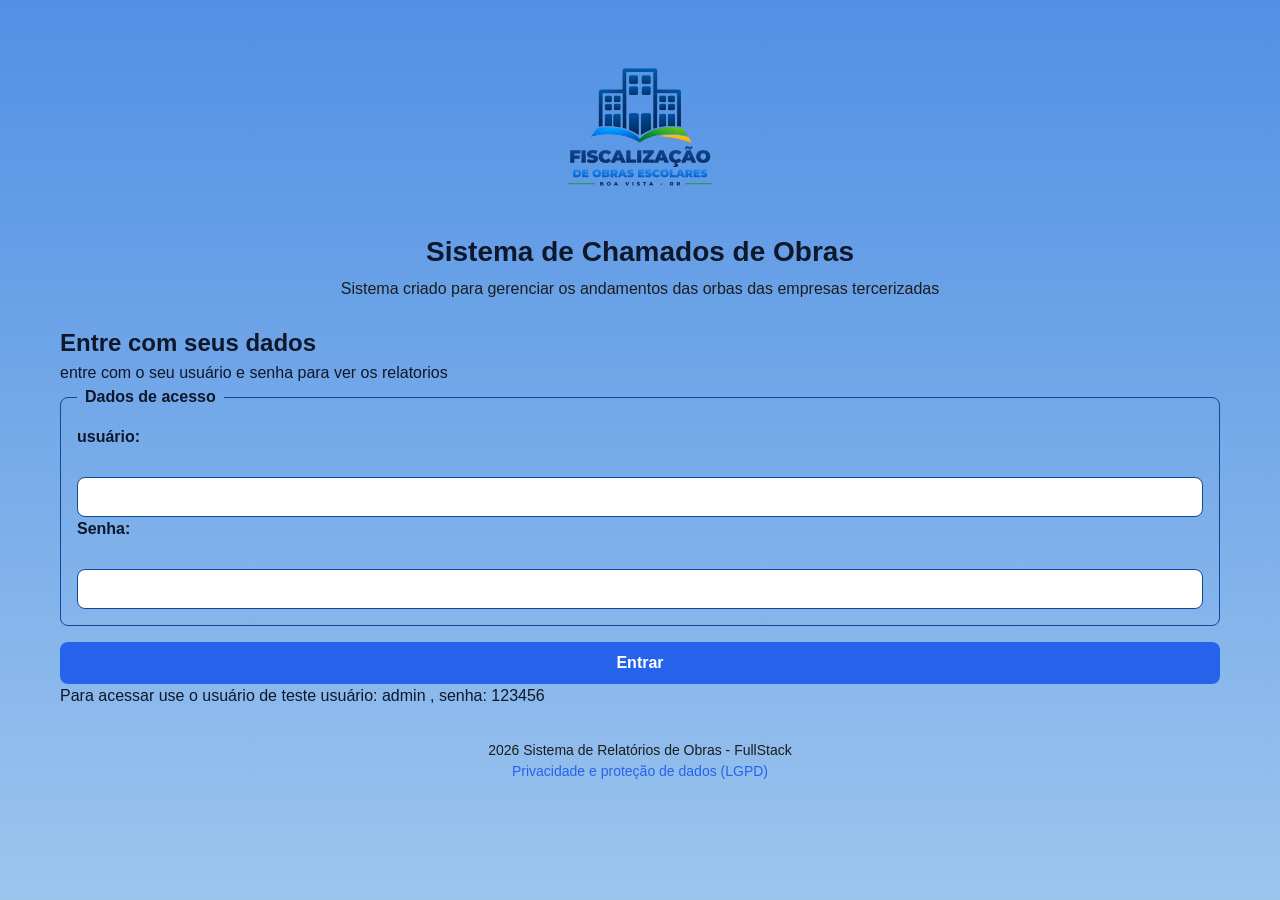
<file: index.html>
<!DOCTYPE html>
<html lang="pt-BR">

<head>
    <meta charset="UTF-8">
    <meta name="viewport" content="width=device-width, initial-scale=1.0">
    <title>Sistema de Relatório de obras</title>
    <link rel="stylesheet" href="style.css">
</head>

<body>
    <header>
        <img src="logo.svg"
            alt="Logo Fiscalização de Obras Escolares – Boa Vista RR: prédios azuis sobre um livro aberto em azul, verde e amarelo"
            width="200" height="200">
        <h1>Sistema de Chamados de Obras</h1>
        <p>Sistema criado para gerenciar os andamentos das orbas das empresas tercerizadas</p>
    </header>
    <main>
        <section>
            <h2> Entre com seus dados</h2>
            <p>entre com o seu usuário e senha para ver os relatorios</p>

            <!-- AQUI E A PARTE DE USUARIO E SENHA -->
            <form class="form-login" action="sis.dashboard.html" method="get">


                <!--login do usuario-->
                <fieldset>

                    <legend>Dados de acesso </legend>
                    <p>
                        <label for="usuario">usuário:</label><br>
                        <input type="text" id="usuario" name="usuario" required minlength="5">
                    </p>
                    <!--senha do usuario-->
                    <p>
                        <label for="senha">Senha:</label><br>
                        <input type="password" id="senha" name="senha" required minlength="6" maxlength="8">
                    </p>


                </fieldset>

                <button class="btn" type="submit">Entrar</button>
                <p class="aviso">Para acessar use o usuário de teste usuário: admin , senha: 123456</p>








            </form>
        </section>
    </main>
    <footer>
        <p>2026 Sistema de Relatórios de Obras - FullStack</p>
        <p><a href="sis.lgpd.html">Privacidade e proteção de dados (LGPD)</a></p>
    </footer>
</body>

</html>
</file>
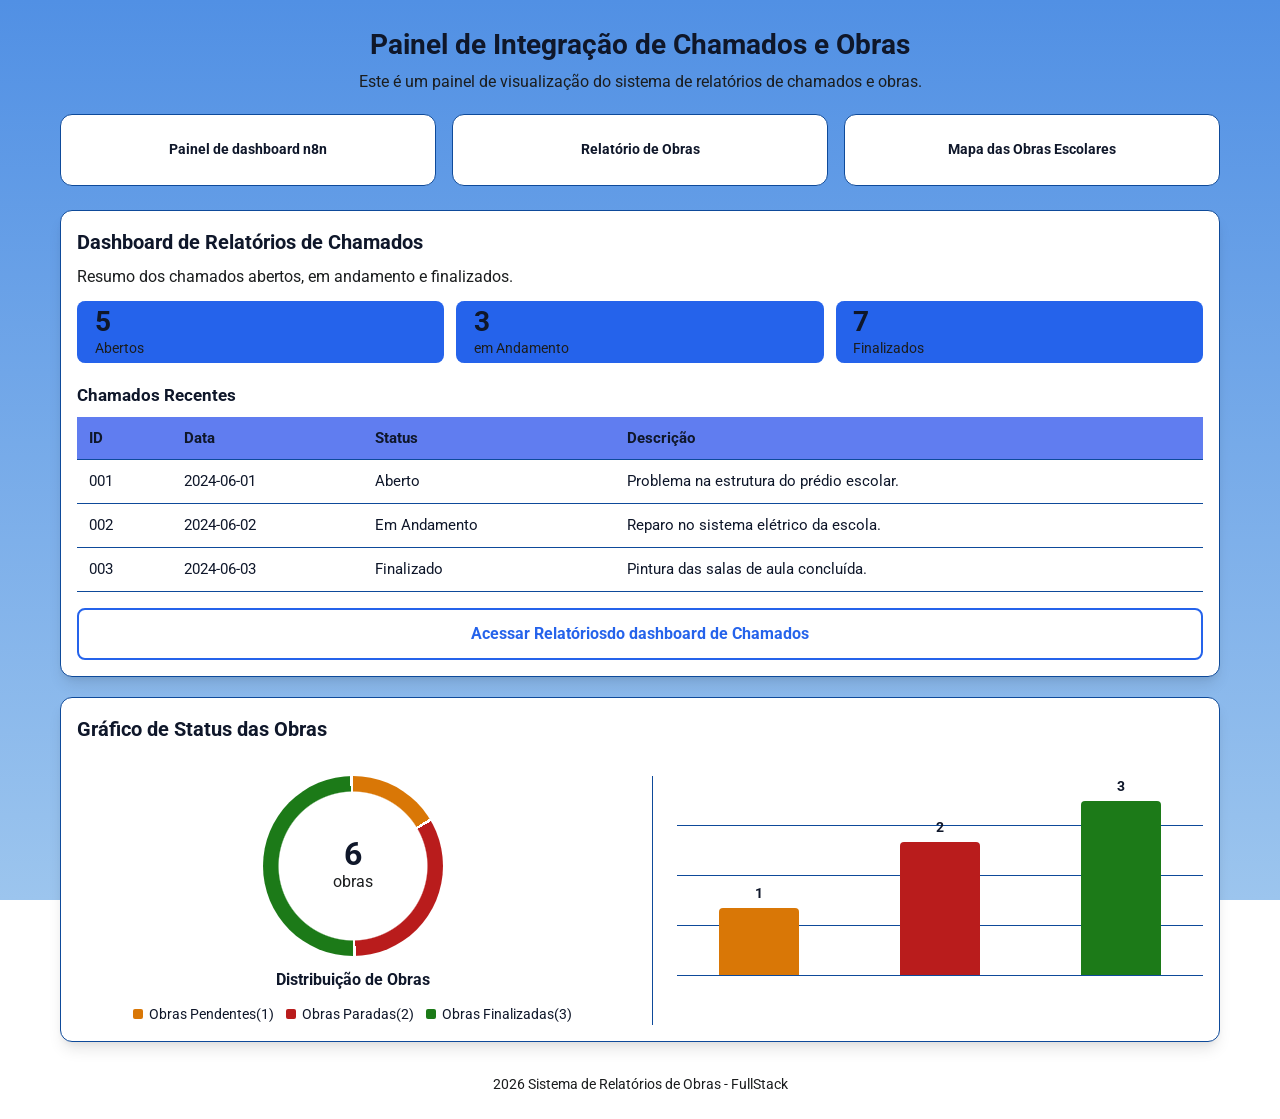
<file: sis.dashboard.html>
<!DOCTYPE html>
<html lang="pt-BR">

<head>
    <meta charset="UTF-8">
    <meta name="viewport" content="width=device-width, initial-scale=1.0">
    <title>ties – Central Integrada</title>
    <link rel="preconnect" href="https://fonts.googleapis.com">
    <link rel="preconnect" href="https://fonts.gstatic.com" crossorigin>
    <link href="https://fonts.googleapis.com/css2?family=Roboto:wght@400;700&display=swap" rel="stylesheet">
    <link rel="stylesheet" href="style.css">
</head>

<body>
    <header>
        <h1>Painel de Integração de Chamados e Obras</h1>
        <p>Este é um painel de visualização do sistema de relatórios de chamados e obras.</p>
        <nav>
            <ul class="atalhos">
                <li><a href="reservado.html" aria-current="page">Painel de dashboard n8n</a></li>
                <li><a href="sis.painel.html" aria-current="page">Relatório de Obras</a></li>
                <li><a href="https://www.google.com/maps/search/?api=1&query=Boa+Vista,+RR">Mapa das Obras Escolares</a>
                </li>
            </ul>
        </nav>
    </header>
    <main>

        <!--painel reservado para o dashboard n8n -->
        <section class="card card-chamados">
            <h2>Dashboard de Relatórios de Chamados</h2>
            <p>Resumo dos chamados abertos, em andamento e finalizados.</p>
            <ul class="kpis">
                <li><strong>5</strong> Abertos</li>
                <li><strong>3</strong> em Andamento</li>
                <li><strong>7</strong> Finalizados</li>
            </ul>
            <article class="tabela-rolagem">
                <h3>Chamados Recentes</h3>
                <table class="tabela">
                    <thead>
                        <tr>
                            <th scope="col">ID</th>
                            <th scope="col">Data</th>
                            <th scope="col">Status</th>
                            <th scope="col">Descrição</th>
                        </tr>
                    </thead>
                    <tbody>
                        <tr>
                            <td>001</td>
                            <td>2024-06-01</td>
                            <td>Aberto</td>
                            <td>Problema na estrutura do prédio escolar.</td>
                        </tr>
                        <tr>
                            <td>002</td>
                            <td>2024-06-02</td>
                            <td>Em Andamento</td>
                            <td>Reparo no sistema elétrico da escola.</td>
                        </tr>
                        <tr>
                            <td>003</td>
                            <td>2024-06-03</td>
                            <td>Finalizado</td>
                            <td>Pintura das salas de aula concluída.</td>
                        </tr>

                    </tbody>
                </table>
            </article>
            <a class="btn btn-contorno" href="#" target="_blank" rel="noopener">Acessar Relatóriosdo
                dashboard de Chamados</a>
        </section>
        <!--dashboard do relatorio de obras-->
        <section class="card graficos">
            <h2>Gráfico de Status das Obras</h2>
            <figure>
                <p class="pizza"><span><strong>6</strong>obras</span></p>
                <figcaption>Distribuição de Obras</figcaption>
                <ul class="legenda">
                    <li class="pendente">Obras Pendentes(1)</li>
                    <li class="parada">Obras Paradas(2)</li>
                    <li class="finalizada">Obras Finalizadas(3)</li>
                </ul>
            </figure>
            <!--dashboard barras -->
            <figure>
                <ul class="barras">
                    <li class="pendente" title="pendente 1 obra">
                        <span class="valor">1</span>
                        <span class="barra" style="--valor: 33.33%">
                        </span>
                    </li>
                    <li class="parada" title="parada 2 obras">
                        <span class="valor">2</span>
                        <span class="barra" style="--valor: 66.66%">
                        </span>
                    </li>
                    <li class="finalizada" title="finalizada 3 obras">
                        <span class="valor">3</span>
                        <span class="barra" style="--valor: 100%">
                        </span>
                    </li>
                </ul>
            </figure>
        </section>
    </main>
    <footer>
        <p>2026 Sistema de Relatórios de Obras - FullStack</p>
    </footer>
</body>

</html>
</file>
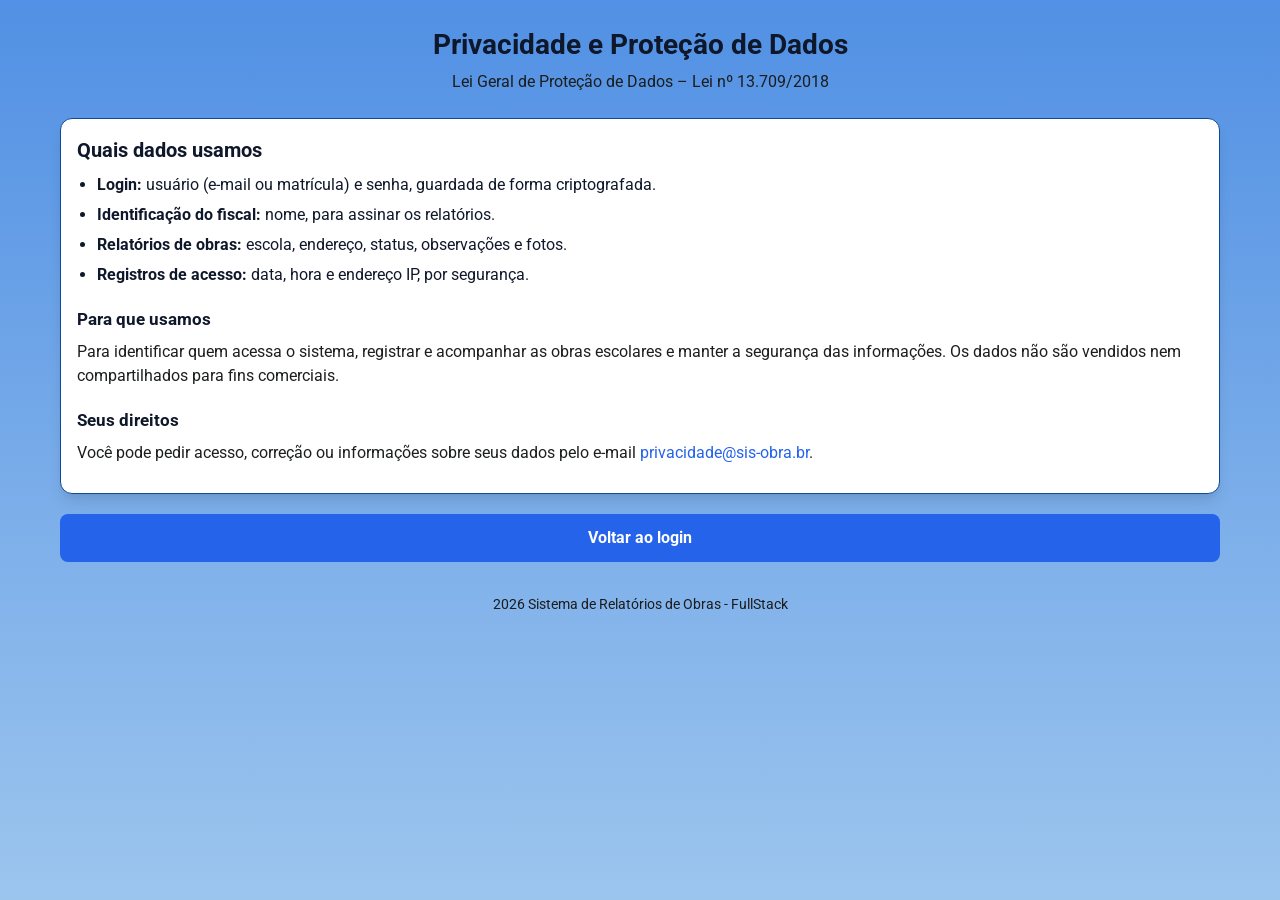
<file: sis.lgpd.html>
<!DOCTYPE html>
<html lang="pt-BR">

<head>
    <meta charset="UTF-8">
    <meta name="viewport" content="width=device-width, initial-scale=1.0">
    <title>Privacidade e Proteção de Dados</title>
    <link href="https://fonts.googleapis.com/css2?family=Roboto:wght@400;700&display=swap" rel="stylesheet">
    <link rel="stylesheet" href="style.css">
</head>

<body>
    <header>
        <h1>Privacidade e Proteção de Dados</h1>
        <p>Lei Geral de Proteção de Dados – Lei nº 13.709/2018</p>
    </header>

    <main>
        <section class="card">
            <h2>Quais dados usamos</h2>
            <ul class="lista-lgpd">
                <li><strong>Login:</strong> usuário (e-mail ou matrícula) e senha, guardada de forma criptografada.</li>
                <li><strong>Identificação do fiscal:</strong> nome, para assinar os relatórios.</li>
                <li><strong>Relatórios de obras:</strong> escola, endereço, status, observações e fotos.</li>
                <li><strong>Registros de acesso:</strong> data, hora e endereço IP, por segurança.</li>
            </ul>

            <h3>Para que usamos</h3>
            <p>Para identificar quem acessa o sistema, registrar e acompanhar as obras escolares e manter a
                segurança das informações. Os dados não são vendidos nem compartilhados para fins comerciais.</p>

            <h3>Seus direitos</h3>
            <p>Você pode pedir acesso, correção ou informações sobre seus dados pelo e-mail
                <a href="mailto:privacidade@sis-obra.br">privacidade@sis-obra.br</a>.
            </p>
        </section>

        <a class="btn" href="index.html">Voltar ao login</a>
    </main>

    <footer>
        <p>2026 Sistema de Relatórios de Obras - FullStack</p>
    </footer>
</body>

</html>
</file>
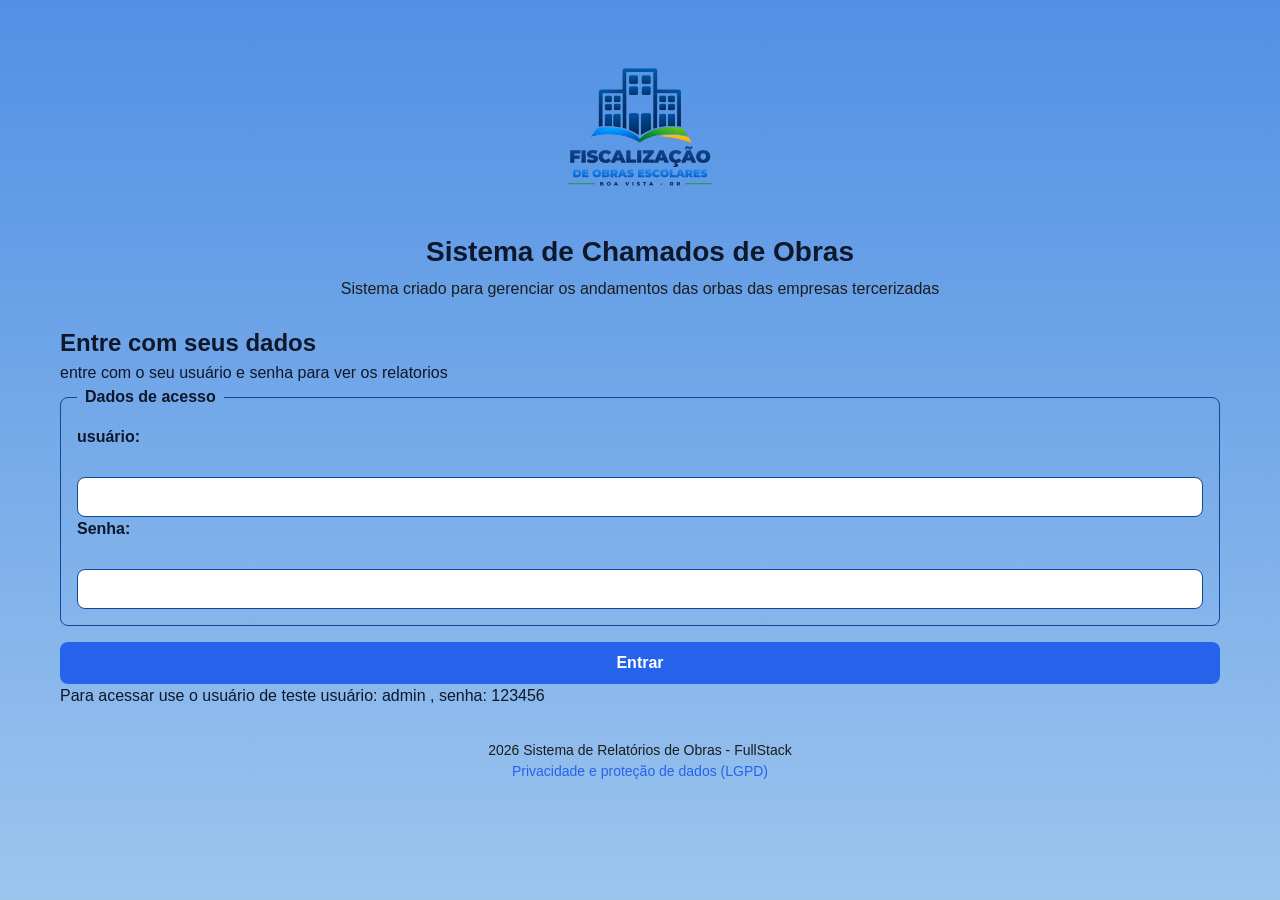
<file: sis.login.html>
<!DOCTYPE html>
<html lang="pt-BR">

<head>
    <meta charset="UTF-8">
    <meta name="viewport" content="width=device-width, initial-scale=1.0">
    <title>Sistema de Relatório de obras</title>
    <link rel="stylesheet" href="style.css">
</head>

<body>
    <header>
        <img src="logo.svg"
            alt="Logo Fiscalização de Obras Escolares – Boa Vista RR: prédios azuis sobre um livro aberto em azul, verde e amarelo"
            width="200" height="200">
        <h1>Sistema de Chamados de Obras</h1>
        <p>Sistema criado para gerenciar os andamentos das orbas das empresas tercerizadas</p>
    </header>
    <main>
        <section>
            <h2> Entre com seus dados</h2>
            <p>entre com o seu usuário e senha para ver os relatorios</p>

            <!-- AQUI E A PARTE DE USUARIO E SENHA -->
            <form class="form-login" action="sis.dashboard.html" method="get">


                <!--login do usuario-->
                <fieldset>

                    <legend>Dados de acesso </legend>
                    <p>
                        <label for="usuario">usuário:</label><br>
                        <input type="text" id="usuario" name="usuario" required minlength="5">
                    </p>
                    <!--senha do usuario-->
                    <p>
                        <label for="senha">Senha:</label><br>
                        <input type="password" id="senha" name="senha" required minlength="6" maxlength="8">
                    </p>


                </fieldset>

                <button class="btn" type="submit">Entrar</button>
                <p class="aviso">Para acessar use o usuário de teste usuário: admin , senha: 123456</p>








            </form>
        </section>
    </main>
    <footer>
        <p>2026 Sistema de Relatórios de Obras - FullStack</p>
        <p><a href="sis.lgpd.html">Privacidade e proteção de dados (LGPD)</a></p>
    </footer>
</body>

</html>
</file>
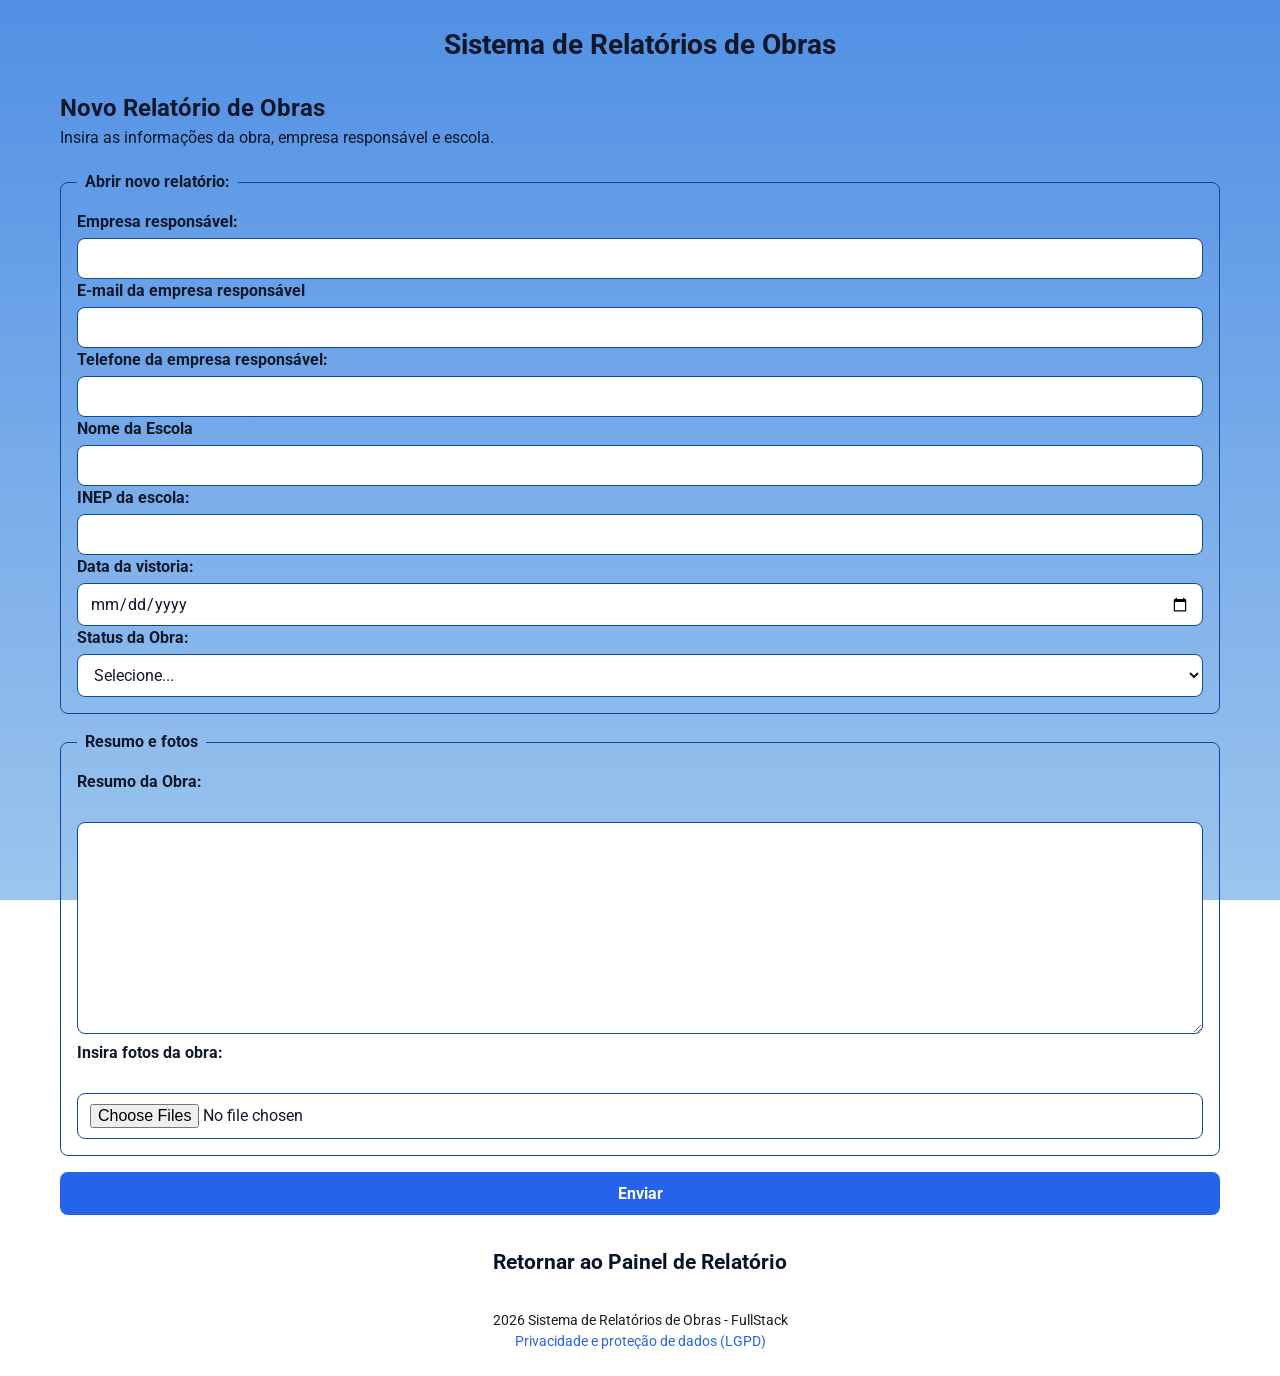
<file: sis.novo.rel.html>
<!DOCTYPE html>
<html lang="pt-BR">

<head>
    <meta charset="UTF-8">
    <meta name="viewport" content="width=device-width, initial-scale=1.0">
    <title>Novo Relatório - Sistema de Obras</title>
    <link rel="preconnect" href="https://fonts.googleapis.com">
    <link rel="preconnect" href="https://fonts.gstatic.com" crossorigin>
    <link href="https://fonts.googleapis.com/css2?family=Roboto:wght@400;700&display=swap" rel="stylesheet">
    <link rel="stylesheet" href="style.css">
    <script src="script.js" defer></script>
</head>

<body>
    <header>

        <h1>Sistema de Relatórios de Obras</h1>

    </header>
    <main>
        <section>
            <h2>Novo Relatório de Obras</h2>
            <p>Insira as informações da obra, empresa responsável e escola.</p>
        </section>
        <form id="form-relatorio" action="#" method="post" enctype="multipart/form-data">
            <p id="registrado" class="msg-sucesso" hidden>Relatório registrado com sucesso!! Voltando ao painel...</p>

            <fieldset>
                <legend>Abrir novo relatório:</legend>
                <!--dados da empresa-->
                <p>
                    <label for="empresa">Empresa responsável:</label>
                    <input type="text" name="empresa" id="empresa" required minlength="3">
                </p>
                <p>

                    <label for="email">E-mail da empresa responsável</label>
                    <input type="email" name="email" id="email" required>
                </p>
                <p>
                    <label for="telefone">Telefone da empresa responsável:</label>
                    <input type="tel" name="telefone" id="telefone" required
                            pattern="\(?[0-9]{2}\)?\s?[0-9]{4,5}(-|\s)?[0-9]{4}"
                            title="Telefone com DDD, ex.: (95) 98125-0169 ou 95981250169">
                </p>
                <!--dados da escola-->
                <p>
                    <label for="escola">Nome da Escola</label>
                    <input type="text" name="escola" id="escola" required minlength="5">
                <p>
                    <label for="inep">INEP da escola:</label>
                    <input type="number" name="inep" id="inep" required min="10000000" max="99999999">
                </p>
                </p>
                <p>
                    <label for="data">Data da vistoria:</label>
                    <input type="date" name="data" id="data" required>
                </p>
                <!--status de andamento da obra no formulário-->
                <p>
                    <label for="status">Status da Obra:</label>
                    <select name="status" id="status" required>
                        <option value="">Selecione...</option>
                        <option value="em_andamento">Em Andamento</option>
                        <option value="parada">Parada</option>
                        <option value="finalizada">Concluída</option>
                    </select>
                </p>
            </fieldset>
            <!--resumo do relatorio-->
            <fieldset>
                <legend>Resumo e fotos</legend>
                <p>
                    <label for="resumo"> Resumo da Obra:</label><br>
                    <textarea name="resumo" id="resumo" rows="10" cols="93" required minlength="10"></textarea>
                </p>
                <p>
                    <label for="fotos">Insira fotos da obra:</label><br>
                    <input type="file" name="fotos" id="fotos" accept="image/*" multiple required>
                </p>
            </fieldset>
            <button class="btn" type="submit">Enviar</button>
        </form>
        <a class="voltar" href="sis.painel.html">Retornar ao Painel de Relatório</a>


    </main>
    <footer>
        <p>2026 Sistema de Relatórios de Obras - FullStack</p>
        <p><a href="sis.lgpd.html">Privacidade e proteção de dados (LGPD)</a></p>
    </footer>
</body>

</html>
</file>
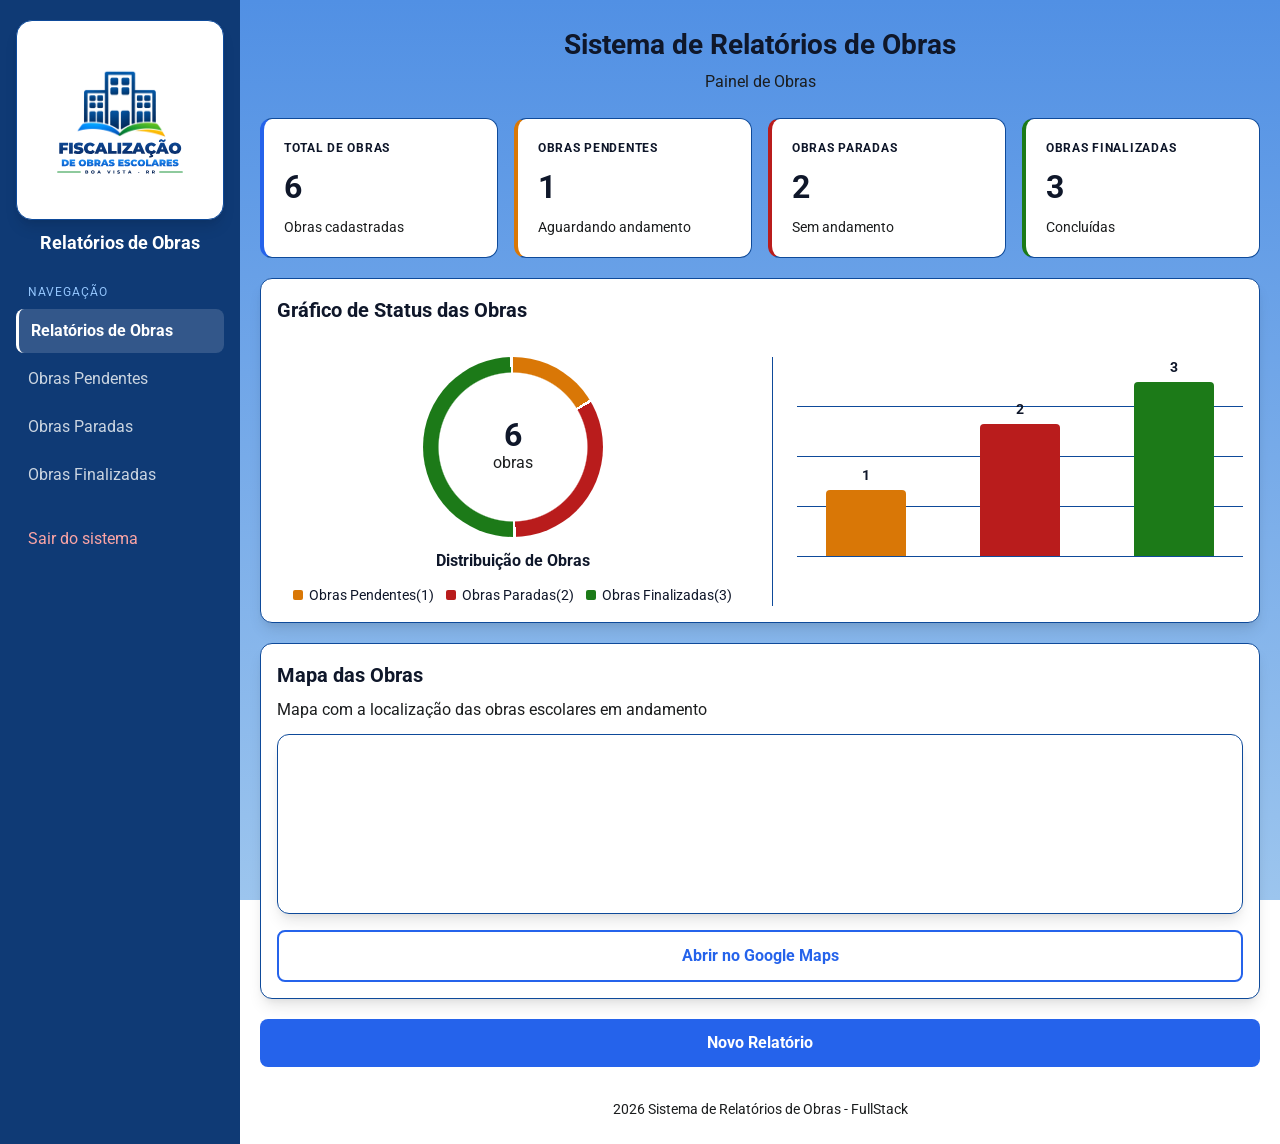
<file: sis.painel.html>
<!DOCTYPE html>
<html lang="pt-BR">

<head>
    <meta charset="UTF-8">
    <meta name="viewport" content="width=device-width, initial-scale=1.0">
    <title>Painel - Sistema de Relatórios de Obras</title>
    <link rel="preconnect" href="https://fonts.googleapis.com">
    <link rel="preconnect" href="https://fonts.gstatic.com" crossorigin>
    <link href="https://fonts.googleapis.com/css2?family=Roboto:wght@400;700&display=swap" rel="stylesheet">
    <link rel="stylesheet" href="style.css">

</head>

<body class="com-menu-lateral">
    <aside class="sidebar">
        <figure class="sidebar-marca">
            <img class="card" src="logo.svg"
                alt="Logo Fiscalização de Obras Escolares – Boa Vista RR: prédios azuis sobre um livro aberto em azul, verde e amarelo"
                width="200" height="200">
            <figcaption>Relatórios de Obras</figcaption>
        </figure>
        <!-- menu sanduiche-->
        <input type="checkbox" id="abrir-menu" class="menu-toggle">
        <label for="abrir-menu" class="menu-botao">☰</label>


        <nav class="menu-nav">
            <P class="menu-titulo">Navegação</P>
            <ul class="menu-lateral">
                <li><a class="ativo" href="sis.painel.html">Relatórios de Obras</a></li>
                <li><a href="#pendentes">Obras Pendentes</a></li>
                <li><a href="#paradas">Obras Paradas</a></li>
                <li><a href="#finalizadas">Obras Finalizadas</a></li>
                <li><a class="sair" href="index.html">Sair do sistema</a></li>
            </ul>
        </nav>
    </aside>
    <header>
        <h1>Sistema de Relatórios de Obras</h1>
        <p>Painel de Obras</p>
    </header>
    <main>
        <section class="kpis-obras">
            <article class="kpi total">
                <h2>Total de obras</h2>
                <p class="numero">6</p>
                <p>Obras cadastradas</p>
            </article>
            <article class="kpi pendente" id="pendentes">
                <h2>Obras pendentes</h2>
                <p class="numero">1</p>
                <p>Aguardando andamento</p>
            </article>
            <article class="kpi parada" id="paradas">
                <h2>Obras paradas</h2>
                <p class="numero">2</p>
                <p>Sem andamento</p>
            </article>
            <article class="kpi finalizada" id="finalizadas">
                <h2>Obras finalizadas</h2>
                <p class="numero">3</p>
                <p>Concluídas</p>
            </article>
        </section>

        <!--tentativa dashboard pizza-->
        <section class="card graficos">
            <h2>Gráfico de Status das Obras</h2>
            <figure>
                <p class="pizza"><span><strong>6</strong>obras</span></p>
                <figcaption>Distribuição de Obras</figcaption>
                <ul class="legenda">
                    <li class="pendente">Obras Pendentes(1)</li>
                    <li class="parada">Obras Paradas(2)</li>
                    <li class="finalizada">Obras Finalizadas(3)</li>
                </ul>
            </figure>
            <figure>
                <ul class="barras">
                    <li class="pendente" title="pendente 1 obra"><span class="valor">1</span><span class="barra"
                            style="--valor: 33.33%"></span></li>
                    <li class="parada" title="parada 2 obras"><span class="valor">2</span><span class="barra"
                            style="--valor: 66.66%"></span></li>
                    <li class="finalizada" title="finalizada 3 obras"><span class="valor">3</span><span class="barra"
                            style="--valor: 100%"></span></li>
                </ul>
            </figure>


        </section>
        <!--mapa das obras-->
        <section class="card">
            <h2>Mapa das Obras</h2>
            <p>Mapa com a localização das obras escolares em andamento</p>
            <iframe class="mapa" src="https://maps.google.com/maps?q=Boa+Vista,+RR&z=13&output=embed"
                title="Mapa de Boa Vista com a localização das obras escolares" loading="lazy"> </iframe>
            <a class="btn btn-contorno" href="https://www.google.com/maps/search/?api=1&query=Boa+Vista,+RR"
                target="_blank" rel="noopener">Abrir no Google Maps</a>
        </section>
        <a class="btn contorno" href="sis.novo.rel.html">Novo Relatório</a>

    </main>
    <footer>
        <p>2026 Sistema de Relatórios de Obras - FullStack</p>
    </footer>
</body>

</html>
</file>
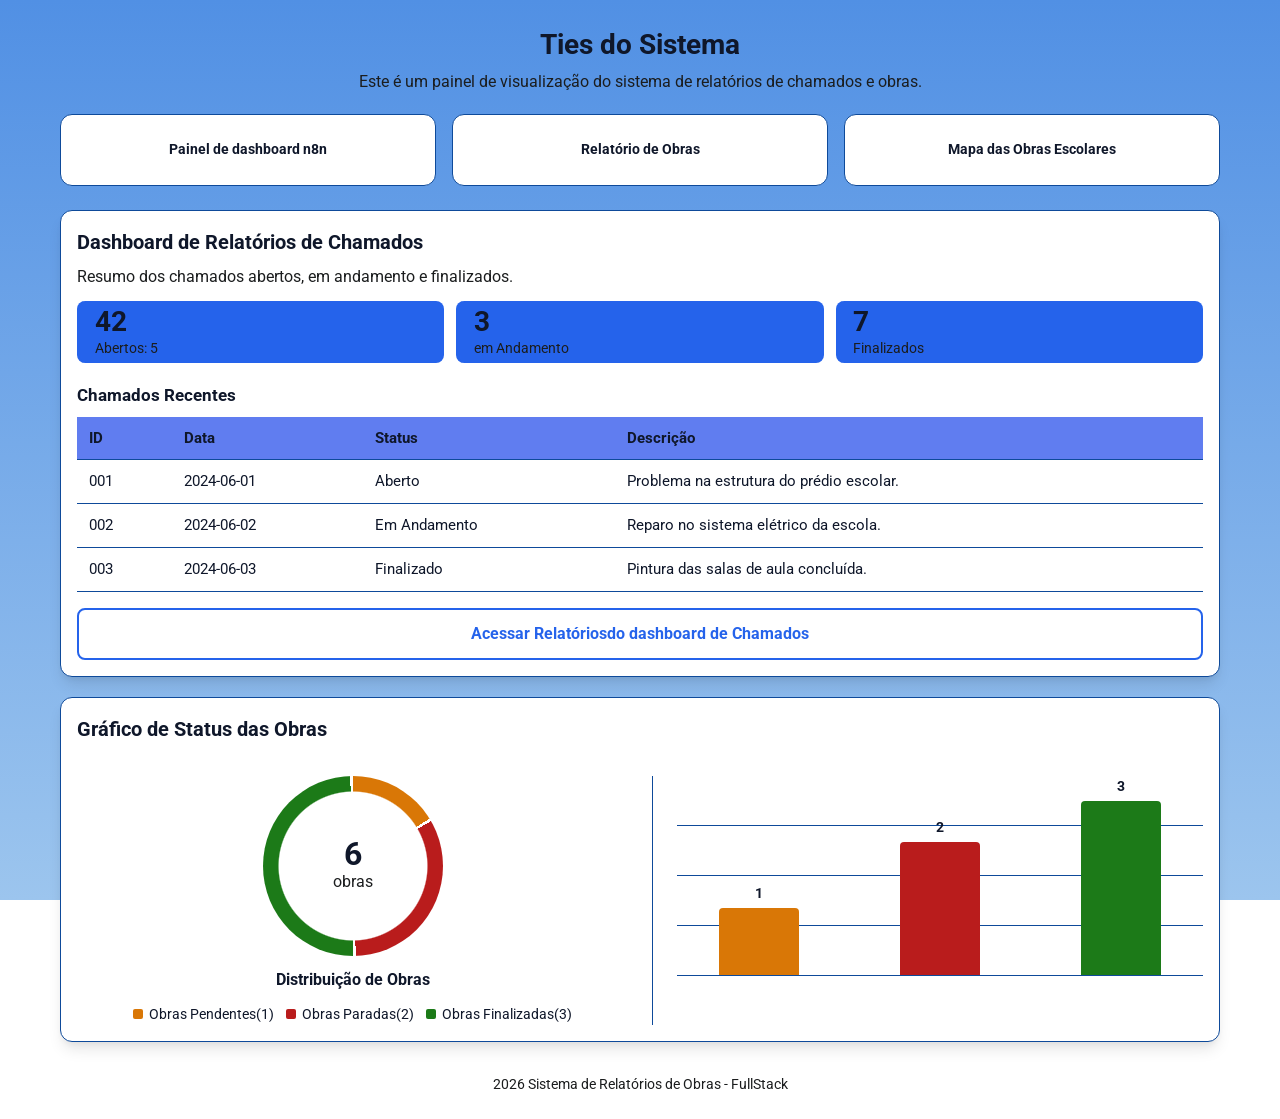
<file: ties.html>
<!DOCTYPE html>
<html lang="pt-BR">

<head>
    <meta charset="UTF-8">
    <meta name="viewport" content="width=device-width, initial-scale=1.0">
    <title>Ties do Sistema</title>
    <link rel="preconnect" href="https://fonts.googleapis.com">
    <link rel="preconnect" href="https://fonts.gstatic.com" crossorigin>
    <link href="https://fonts.googleapis.com/css2?family=Roboto:wght@400;700&display=swap" rel="stylesheet">
    <link rel="stylesheet" href="style.css">
</head>

<body>
    <header>
        <h1>Ties do Sistema</h1>
        <p>Este é um painel de visualização do sistema de relatórios de chamados e obras.</p>
        <nav>
            <ul class="atalhos">
                <li><a href="reservado.html" aria-current="page">Painel de dashboard n8n</a></li>
                <li><a href="sis.painel.html" aria-current="page">Relatório de Obras</a></li>
                <li><a href="https://www.google.com/maps/search/?api=1&query=Boa+Vista,+RR">Mapa das Obras Escolares</a>
                </li>
            </ul>
    </header>
    <main>

        <!--painel reservado para o dashboard n8n -->
        <section class="card">
            <h2>Dashboard de Relatórios de Chamados</h2>
            <p>Resumo dos chamados abertos, em andamento e finalizados.</p>
            <ul class="kpis">
                <li><strong>42</strong> Abertos: 5</li>
                <li><strong>3</strong> em Andamento</li>
                <li><strong>7</strong> Finalizados</li>
            </ul>
            <article class="tabela-rolagem">
                <h3>Chamados Recentes</h3>
                <table class="tabela">
                    <thead>
                        <tr>
                            <th>ID</th>
                            <th>Data</th>
                            <th>Status</th>
                            <th>Descrição</th>
                        </tr>
                    </thead>
                    <tbody>
                        <tr>
                            <td>001</td>
                            <td>2024-06-01</td>
                            <td>Aberto</td>
                            <td>Problema na estrutura do prédio escolar.</td>
                        </tr>
                        <tr>
                            <td>002</td>
                            <td>2024-06-02</td>
                            <td>Em Andamento</td>
                            <td>Reparo no sistema elétrico da escola.</td>
                        </tr>
                        <tr>
                            <td>003</td>
                            <td>2024-06-03</td>
                            <td>Finalizado</td>
                            <td>Pintura das salas de aula concluída.</td>
                        </tr>

                    </tbody>
                </table>
            </article>
            <a class="btn btn-contorno" href="link do meu n8n" target="_blank" rel="noopener">Acessar Relatóriosdo
                dashboard de Chamados</a>
        </section>
        <!--dashboard do relatorio de obras-->
        <section class="card graficos">
            <h2>Gráfico de Status das Obras</h2>
            <figure>
                <p class="pizza"><span><strong>6</strong>obras</span></p>
                <figcaption>Distribuição de Obras</figcaption>
                <ul class="legenda">
                    <li class="pendente">Obras Pendentes(1)</li>
                    <li class="parada">Obras Paradas(2)</li>
                    <li class="finalizada">Obras Finalizadas(3)</li>
                </ul>
            </figure>
            <!--dashboard barras -->
            <figure>
                <ul class="barras">
                    <li class="pendente" title="pendente 1 obra">
                        <span class="valor">1</span>
                        <span class="barra" style="--valor: 33.33%">
                        </span>
                    </li>
                    <li class="parada" title="parada 2 obras">
                        <span class="valor">2</span>
                        <span class="barra" style="--valor: 66.66%">
                        </span>
                    </li>
                    <li class="finalizada" title="finalizada 3 obras">
                        <span class="valor">3</span>
                        <span class="barra" style="--valor: 100%">
                        </span>
                    </li>
                </ul>
            </figure>





    </main>
    <footer>
        <p>2026 Sistema de Relatórios de Obras - FullStack</p>
    </footer>
</body>

</html>
</file>
<file: style.css>
:root {
    --bg-body: lch(54.66% 64.2 284.65);
    --card-bg: #ffffff;
    --text-main: #0f172a;
    --text-muted: #1b1d1e;
    --primary: #2563eb;
    --primary-hover: #0d1d48;
    --primary-soft: #dbeafe;
    --border-color: #0e4a9a;
    --sidebar-bg: #0f3a75;
    --sidebar-text: #cbd5e1;
    --radius: 0.75rem;
    --shadow: 0 0.625rem 0.9375rem -0.1875rem rgba(0, 0, 0, 0.1), 0 0.25rem 0.375rem -0.125rem rgba(0, 0, 0, 0.05);
    --cor-pendente: #d97706;
    --cor-parada: #b91c1c;
    --cor-finalizada: #1c7a18;
}

* {
    margin: 0;
    padding: 0;
    box-sizing: border-box;
}

body {
    font-family: "Roboto", Arial, sans-serif;
    background: linear-gradient(to bottom, #5190e4, #9cc5ee);
    background-attachment: fixed;
    min-height: 100vh;
    color: var(--text-main);
    line-height: 1.5;
}

img {
    max-width: 100%;
}

a {
    color: var(--primary);
    text-decoration: none;
}

a:hover {
    text-decoration: underline;
}

header {
    padding: 1.5rem 1.25rem 0.5rem;
    text-align: center;
}

header h1 {
    font-size: 1.75rem;
    font-weight: 700;
}

header p {
    color: var(--text-muted);
    margin-top: 0.25rem;
}

body.com-menu-lateral {
    display: grid;
    grid-template-columns: 15rem 1fr;
    grid-template-rows: auto 1fr auto;
    grid-template-areas:
        "lateral topo"
        "lateral conteudo"
        "lateral rodape";
    min-height: 100vh;
}

.com-menu-lateral header {
    grid-area: topo;
}

.com-menu-lateral main {
    grid-area: conteudo;
}

.com-menu-lateral footer {
    grid-area: rodape;
}

.sidebar {
    grid-area: lateral;
    background-color: var(--sidebar-bg);
    color: var(--sidebar-text);
    padding: 1.25rem 1rem;
}

.sidebar-marca {
    padding: 0 0 1.25rem;
    display: flex;
    flex-direction: column;
    align-items: center;
    text-align: center;
    gap: 0.75rem;
}

.sidebar-marca figcaption {
    color: #fff;
    font-weight: 700;
    font-size: 1.1rem;
    line-height: 1.3;
}

.menu-lateral {
    list-style: none;
    display: flex;
    flex-direction: column;
    gap: 0.25rem;
}

.menu-lateral a {
    display: block;
    padding: 0.625rem 0.75rem;
    color: var(--sidebar-text);
    border-radius: 0.5rem;
    transition: background-color 0.2s ease, color 0.2s ease;
}

.menu-lateral a:hover {
    background-color: #1e293b;
    color: #ffffff;
    text-decoration: none;
}

.menu-lateral .sair {
    color: #fca5a5;
    margin-top: 1rem;
}

main {
    width: 100%;
    max-width: 75rem;
    margin: 0 auto;
    padding: 1rem 1.25rem;
    display: flex;
    flex-direction: column;
    gap: 1.25rem;
}

.card {
    width: 100%;
    background-color: var(--card-bg);
    padding: 1rem;
    border: 1px solid var(--border-color);
    border-radius: var(--radius);
    box-shadow: var(--shadow);
}

.card h2 {
    font-size: 1.25rem;
    margin-bottom: 0.5rem;
}

.card h3 {
    font-size: 1.05rem;
    margin: 1.25rem 0 0.5rem;
}

.card>p {
    color: var(--text-muted);
    margin-bottom: 0.75rem;
}

.tabela-rolagem {
    overflow-x: auto;
    margin-bottom: 1rem;
}

.tabela {
    width: 100%;
    border-collapse: collapse;
    font-size: 0.95rem;
}

.tabela caption {
    text-align: left;
    color: var(--text-muted);
    margin-bottom: 0.5rem;
}

.tabela th,
.tabela td {
    padding: 0.625rem 0.75rem;
    text-align: left;
    border-bottom: 1px solid var(--border-color);
}

.tabela th {
    background-color: var(--bg-body);
    font-weight: 700;
}

.tabela tbody tr:hover {
    background-color: #f8fafc;
}

.status {
    display: inline-block;
    padding: 0.125rem 0.625rem;
    border-radius: 50rem;
    font-size: 0.8rem;
    font-weight: 700;
}

.status.pendente {
    background-color: #fef3c7;
    color: #92400e;
}

.status.parada {
    background-color: #fee2e2;
    color: #991b1b;
}

.status.finalizada {
    background-color: #dcfce7;
    color: #166534;
}

fieldset {
    border: 1px solid var(--border-color);
    border-radius: 0.5rem;
    padding: 1rem;
    margin-bottom: 1rem;
}

legend {
    font-weight: 700;
    padding: 0 0.5rem;
}

.campo {
    margin-bottom: 0.875rem;
}

.grade {
    display: grid;
    grid-template-columns: 1fr 1fr;
    column-gap: 1rem;
}

.grade .inteiro {
    grid-column: 1 / -1;
}

label {
    display: block;
    font-weight: 700;
    margin-bottom: 0.25rem;
}

input,
select,
textarea {
    width: 100%;
    padding: 0.625rem 0.75rem;
    font-family: inherit;
    font-size: 1rem;
    color: var(--text-main);
    background-color: #ffffff;
    border: 1px solid var(--border-color);
    border-radius: 0.5rem;
    transition: border-color 0.2s ease, box-shadow 0.2s ease;
}

textarea {
    resize: vertical;
}

input:focus,
select:focus,
textarea:focus {
    outline: none;
    border-color: var(--primary);
    box-shadow: 0 0 0 0.1875rem var(--primary-soft);
}

input:user-invalid,
select:user-invalid,
textarea:user-invalid {
    border-color: #dc2626;
}

.campo-check {
    display: flex;
    align-items: center;
    gap: 0.5rem;
}

.campo-check input {
    width: auto;
}

.campo-check label {
    font-weight: 400;
    margin-bottom: 0;
}

.btn {
    display: block;
    width: 100%;
    padding: 0.75rem;
    font-family: inherit;
    font-size: 1rem;
    font-weight: 700;
    text-align: center;
    color: #ffffff;
    background-color: var(--primary);
    border: none;
    border-radius: 0.5rem;
    cursor: pointer;
    transition: background-color 0.2s ease, transform 0.1s ease;
}

.btn:hover {
    background-color: var(--primary-hover);
    text-decoration: none;
}

.btn:active {
    transform: scale(0.98);
}

.btn:focus-visible,
a:focus-visible {
    outline: 0.1875rem solid var(--primary-soft);
    outline-offset: 0.125rem;
}

.voltar {
    display: block;
    text-align: center;
    margin-top: 0.75rem;
    color: #09122d;
    font-size: 1.3rem;
    font-weight: 700;
}

body.pagina-login {
    min-height: 100vh;
    display: flex;
    flex-direction: column;
    justify-content: center;
}

.pagina-login main {
    max-width: 26.25rem;
}

.dica {
    font-size: 0.875rem;
    color: var(--text-muted);
    margin-top: 1.875rem;
    text-align: center;
}

.lista-lgpd {
    padding-left: 1.25rem;
    margin-bottom: 0.5rem;
}

.lista-lgpd li {
    margin-bottom: 0.375rem;
}

footer {
    text-align: center;
    padding: 1rem 1.25rem 1.5rem;
    color: var(--text-muted);
    font-size: 0.875rem;
}

.graficos {
    display: grid;
    grid-template-columns: 1fr 1fr;
    gap: 1.5rem;
}

.graficos h2 {
    grid-column: 1 / -1;
}

.graficos figure {
    display: flex;
    flex-direction: column;
    align-items: center;
    gap: 0.75rem;
}

.graficos figcaption {
    font-weight: 700;
}

.pizza {
    width: 11.25rem;
    height: 11.25rem;
    border-radius: 50%;
    display: grid;
    place-items: center;
    text-align: center;
    color: var(--text-muted);
    background: radial-gradient(var(--card-bg) 58%, transparent 59%),
        conic-gradient(var(--cor-pendente) 0 16.2%, var(--card-bg) 0 16.7%, var(--cor-parada) 0 49.5%, var(--card-bg) 0 50%, var(--cor-finalizada) 0 99.5%, var(--card-bg) 0);
}

.pizza strong {
    display: block;
    font-size: 2rem;
    color: var(--text-main);
    line-height: 1;
}

.legenda {
    list-style: none;
    display: flex;
    flex-wrap: wrap;
    justify-content: center;
    gap: 0.75rem;
    font-size: 0.875rem;
}

.legenda li::before {
    content: "";
    display: inline-block;
    width: 0.625rem;
    height: 0.625rem;
    border-radius: 0.125rem;
    margin-right: 0.375rem;
    background: var(--cor);
}

.barras {
    list-style: none;
    display: flex;
    align-items: flex-end;
    gap: 1rem;
    height: 12.5rem;
    width: 100%;
    max-width: 17.5rem;
    border-bottom: 1px solid var(--border-color);
}

.barras li {
    flex: 1;
    height: 100%;
    display: flex;
    flex-direction: column;
    justify-content: flex-end;
    align-items: center;
    gap: 0.25rem;
    font-size: 0.875rem;
}

.barras .barra {
    width: 100%;
    height: var(--valor);
    background: var(--cor);
    border-radius: 0.25rem 0.25rem 0 0;
    transition: opacity 0.2s ease;
}

.barras li:hover .barra {
    opacity: 0.8;
}

.barras .valor {
    font-weight: 700;
}

.rotulos {
    list-style: none;
    display: flex;
    gap: 1rem;
    width: 100%;
    max-width: 17.5rem;
    font-size: 0.8rem;
    color: var(--text-muted);
    text-align: center;
}

.rotulos li {
    flex: 1;
}

.pendente {
    --cor: var(--cor-pendente);
}

.parada {
    --cor: var(--cor-parada);
}

.finalizada {
    --cor: var(--cor-finalizada);
}

.mapa {
    display: block;
    width: 100%;
    height: 11.25rem;
    border: 1px solid var(--border-color);
    border-radius: var(--radius);
    box-shadow: var(--shadow);
    margin: 0.5rem 0 1rem;
}

.btn-contorno {
    background-color: transparent;
    color: var(--primary);
    border: 0.125rem solid var(--primary);
}

.btn-contorno:hover {
    background-color: var(--primary);
    color: #fff;
}

.atalhos {
    list-style: none;
    display: grid;
    grid-template-columns: repeat(auto-fit, minmax(11.25rem, 1fr));
    gap: 1rem;
    max-width: 75rem;
    margin: 1.25rem auto 0;
    padding: 0 1.25rem;
}

.atalhos a {
    display: flex;
    flex-direction: column;
    align-items: center;
    justify-content: center;
    gap: 0.625rem;
    height: 100%;
    padding: 1.5rem 0.75rem;
    background-color: var(--card-bg);
    border: 1px solid var(--border-color);
    border-radius: 0.75rem;
    color: var(--text-main);
    font-weight: 700;
    font-size: 0.9rem;
    text-align: center;
    transition: transform 0.2s ease, box-shadow 0.2s ease, border-color 0.2s ease;
}

.atalhos a:hover {
    transform: translateY(-0.25rem);
    box-shadow: var(--shadow);
    border-color: var(--primary);
    text-decoration: none;
}

.atalhos .icone {
    font-size: 2rem;
}

.kpis {
    list-style: none;
    display: grid;
    grid-template-columns: repeat(auto-fit, minmax(9.375rem, 1fr));
    gap: 0.75rem;
    margin: 0.25rem 0 0.01rem;
}

.kpis li {
    display: flex;
    flex-direction: column;
    padding: 0.25rem 0.855rem;
    background-color: #2563eb;
    border-radius: 0.5rem;
    border-left: 0.25rem solid var(--primary);
    font-size: 0.875rem;
    color: var(--text-muted);
}

.kpis strong {
    font-size: 1.75rem;
    color: var(--text-main);
    line-height: 1.2;
}

.sidebar-marca img {
    background-color: #fff;
    border-radius: 1rem;
    padding: 1rem;
}

.menu-titulo {
    font-size: 0.75rem;
    letter-spacing: 0.08em;
    text-transform: uppercase;
    color: #93c5fd;
    margin: 0.5rem 0.75rem;
}

.menu-lateral .ativo {
    background-color: rgba(255, 255, 255, 0.15);
    color: #fff;
    font-weight: 700;
    border-left: 0.1875rem solid #fff;
}

.menu-toggle,
.menu-botao {
    display: none;
}

.topo {
    display: grid;
    grid-template-columns: 1fr auto;
    column-gap: 1rem;
    text-align: left;
    padding: 2rem 2rem 0.5rem;
    max-width: 75rem;
    width: 100%;
    margin: 0 auto;
}

.topo h1 {
    font-size: 2rem;
}

.topo-acoes {
    grid-column: 2;
    grid-row: 1 / 3;
    align-self: center;
    display: flex;
    align-items: center;
    gap: 1rem;
    font-size: 0.85rem;
    color: var(--text-muted);
}

.btn-pequeno {
    display: inline-block;
    width: auto;
    padding: 0.625rem 1.125rem;
}

.kpis-obras {
    display: grid;
    grid-template-columns: repeat(auto-fit, minmax(12.5rem, 1fr));
    gap: 1rem;
}

.kpi {
    background-color: var(--card-bg);
    border: 1px solid var(--border-color);
    border-left: 0.25rem solid var(--cor, var(--primary));
    border-radius: var(--radius);
    padding: 1.25rem;
    color: var(--text-muted);
    font-size: 0.85rem;
}

.kpi h2 {
    font-size: 0.75rem;
    text-transform: uppercase;
    letter-spacing: 0.06em;
    color: var(--text-main);
}

.kpi .numero {
    font-size: 2rem;
    font-weight: 700;
    color: var(--text-main);
    margin: 0.375rem 0;
}

.graficos .subtitulo {
    grid-column: 1 / -1;
    color: var(--text-muted);
    margin-top: -1rem;
}

.graficos figure+figure {
    border-left: 1px solid var(--border-color);
    padding-left: 1.5rem;
}

.barras,
.rotulos {
    max-width: 100%;
}

.barras {
    background: repeating-linear-gradient(to top, transparent 0 3.0625rem, var(--border-color) 3.0625rem 3.125rem);
}

.barras .barra {
    max-width: 5rem;
}

/*card do dashboard do chamado*/
.card-chamados {
    max-width: 75rem;
    margin: 0 auto;
}

.msg-sucesso { margin-bottom: 1rem; 
     padding: 0.75rem 1rem; 
     background-color: #dcfce7; 
     color: #166534; 
     border-radius: 0.5rem; 
     font-weight: 700; 
     text-align: center; }
@media (max-width: 43.75rem) {
    body.com-menu-lateral {
        grid-template-columns: 1fr;
        grid-template-areas:
            "lateral"
            "topo"
            "conteudo"
            "rodape";
    }

    .grade,
    .graficos {
        grid-template-columns: 1fr;
    }

    header h1 {
        font-size: 1.4rem;
    }

    .sidebar {
        display: flex;
        flex-wrap: wrap;
        align-items: center;
        justify-content: space-between;
    }

    .sidebar-marca {
        padding: 0;
    }

    .sidebar-marca img {
        width: 4rem;
        height: 4rem;
        padding: 0.375rem;
    }

    .menu-botao {
        display: block;
        font-size: 2rem;
        color: #fff;
        cursor: pointer;
        margin-bottom: 0;
    }

    .menu-nav {
        display: none;
        width: 100%;
        margin-top: 0.75rem;
    }

    .menu-toggle:checked~.menu-nav {
        display: block;
    }

    .topo {
        grid-template-columns: 1fr;
        padding: 1.25rem;
    }

    .topo-acoes {
        grid-column: 1;
        grid-row: auto;
        margin-top: 0.75rem;
    }

    .graficos figure+figure {
        border-left: 0;
        padding-left: 0;
    }
}
</file>
